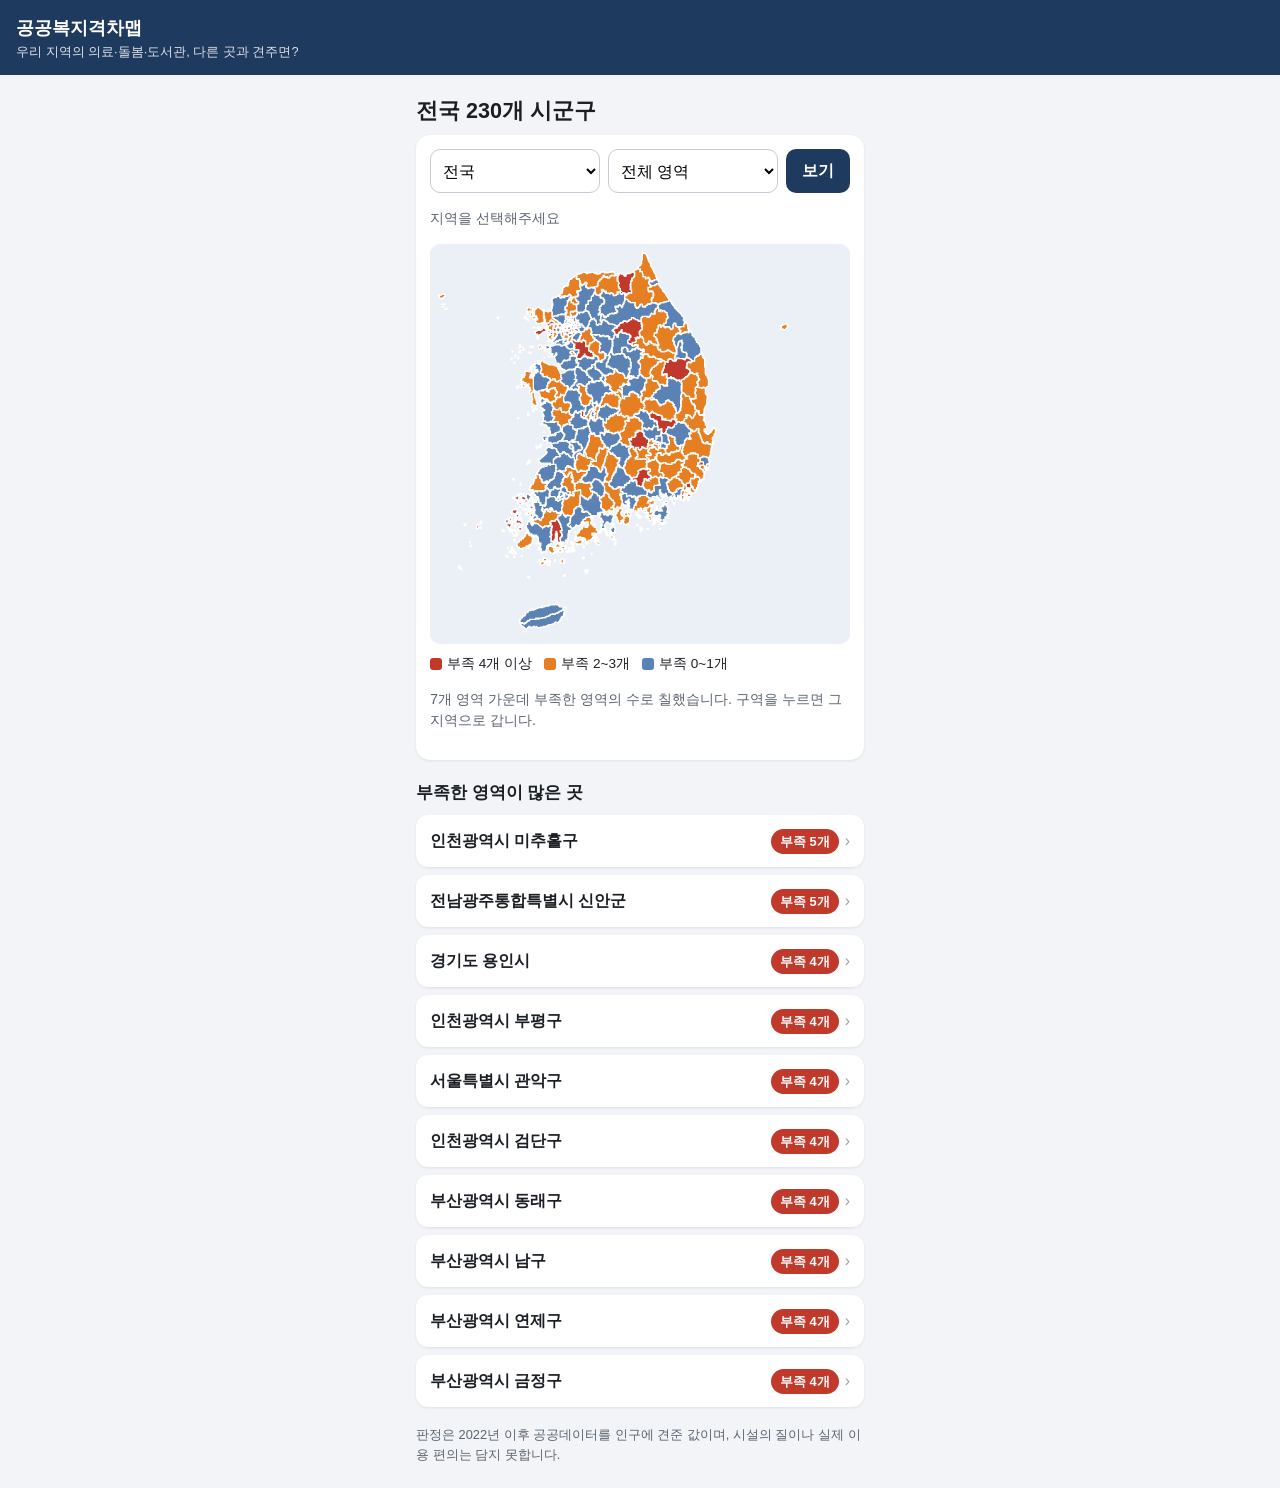
<file: week15/index.html>
<!DOCTYPE html>
<html lang="ko">
<head>
    <meta charset="UTF-8">
    <meta name="viewport" content="width=device-width, initial-scale=1.0">
    <title>공공복지격차맵</title>
    <style>html { background-color: #ffffff; }</style>
    <link rel="stylesheet" href="static/style.css">
</head>
<body>
    <div class="topbar"><a href="#">공공복지격차맵</a><span>우리 지역의 의료·돌봄·도서관, 다른 곳과 견주면?</span></div>
    <div class="container" id="view"></div>
    <script src="site_data.js"></script>
    <script src="summary.js"></script>
    <script src="view.js"></script>
</body>
</html>
</file>
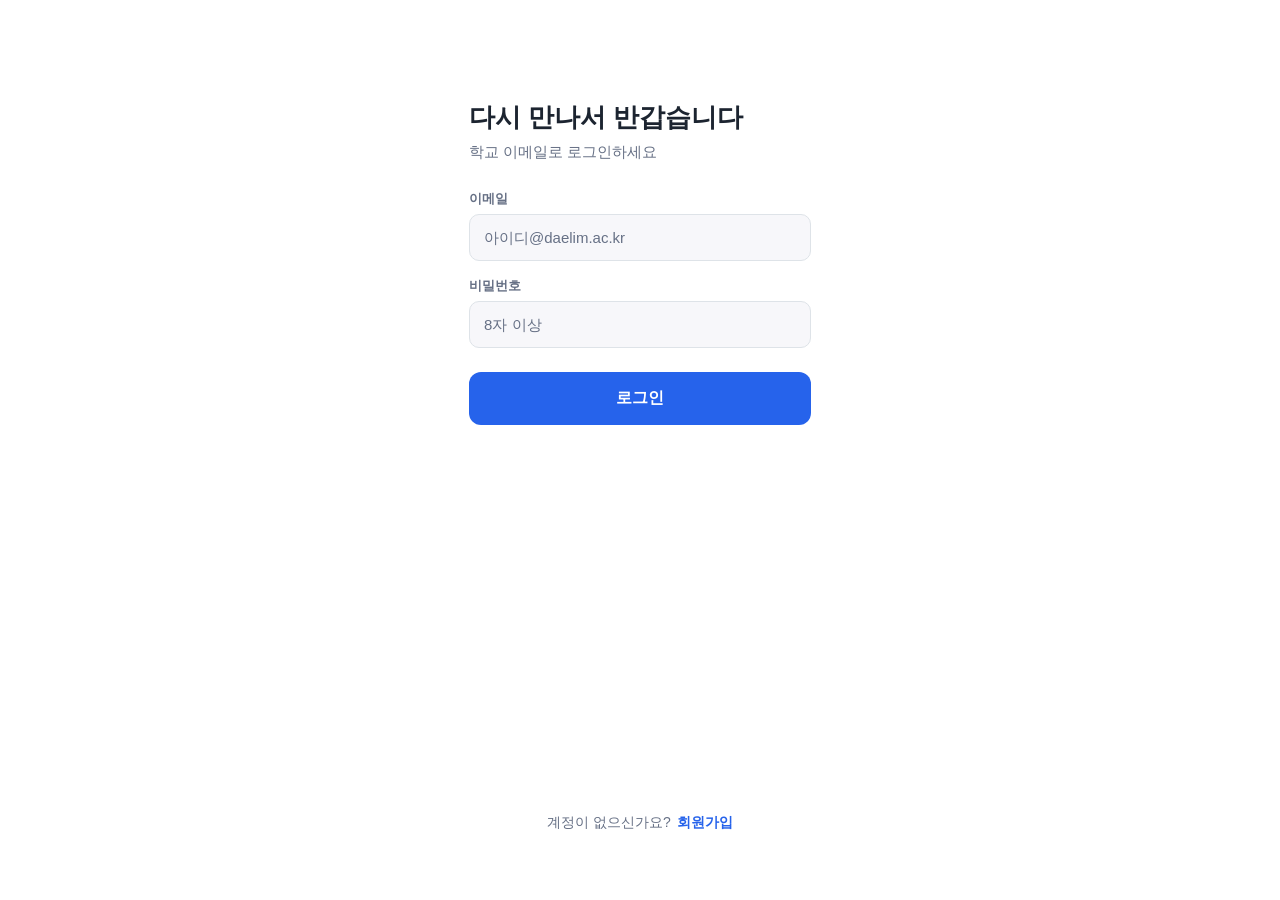
<file: week05/figma/index.html>
<!DOCTYPE html>
<html lang="ko">
<head>
    <meta charset="UTF-8">
    <meta name="viewport" content="width=device-width, initial-scale=1.0">
    <title>Login Screen</title>
    <style>
        /* Global Styles */
        * {
            box-sizing: border-box;
            margin: 0;
            padding: 0;
        }

        body {
            font-family: 'Inter', -apple-system, BlinkMacSystemFont, "Segoe UI", Roboto, Helvetica, Arial, sans-serif;
            background-color: #FFFFFF;
            display: flex;
            justify-content: center;
            align-items: center;
            min-height: 100vh;
        }

        /* Container (Login Screen) */
        .login-container {
            width: 100%;
            max-width: 390px; /* Designed width */
            min-height: 844px; /* Designed height */
            padding: 72px 24px 40px;
            display: flex;
            flex-direction: column;
            gap: 28px;
            background-color: #FFFFFF;
        }

        /* Header Section */
        .header {
            display: flex;
            flex-direction: column;
            gap: 8px;
        }

        .header h1 {
            font-size: 26px;
            font-weight: 700;
            color: #1C2430;
            text-align: left;
        }

        .header p {
            font-size: 15px;
            font-weight: 400;
            color: #667085;
            text-align: left;
        }

        /* Form Section */
        .form {
            display: flex;
            flex-direction: column;
            gap: 16px;
        }

        .field-group {
            display: flex;
            flex-direction: column;
            gap: 6px;
        }

        .field-label {
            font-size: 13px;
            font-weight: 600;
            color: #667085;
        }

        .input-wrapper {
            display: flex;
            align-items: center;
            padding: 14px;
            background-color: #F7F7FA;
            border: 1px solid #DEE3E8;
            border-radius: 10px;
        }

        .input-wrapper input {
            width: 100%;
            border: none;
            background: transparent;
            font-size: 15px;
            color: #667085;
            outline: none;
        }

        .input-wrapper input::placeholder {
            color: #667085;
        }

        /* Button Section */
        .btn-primary {
            display: flex;
            justify-content: center;
            align-items: center;
            padding: 16px 0;
            background-color: #2663EB;
            color: #FFFFFF;
            border: none;
            border-radius: 12px;
            font-size: 16px;
            font-weight: 600;
            cursor: pointer;
            width: 100%;
            margin-top: 8px; /* Adjust spacing if needed */
        }

        .btn-primary:hover {
            background-color: #1a4db3;
        }

        /* Footer Section */
        .footer {
            display: flex;
            justify-content: center;
            gap: 6px;
            margin-top: auto; /* Push to bottom if container is tall */
        }

        .footer-text {
            font-size: 14px;
            font-weight: 400;
            color: #667085;
        }

        .footer-link {
            font-size: 14px;
            font-weight: 600;
            color: #2663EB;
            text-decoration: none;
            cursor: pointer;
        }

        /* Responsive adjustments */
        @media (max-height: 844px) {
            .login-container {
                min-height: auto;
            }
        }
    </style>
</head>
<body>
    <div class="login-container">
        <header class="header">
            <h1>다시 만나서 반갑습니다</h1>
            <p>학교 이메일로 로그인하세요</p>
        </header>

        <form class="form">
            <div class="field-group">
                <label class="field-label">이메일</label>
                <div class="input-wrapper">
                    <input type="email" placeholder="아이디@daelim.ac.kr">
                </div>
            </div>

            <div class="field-group">
                <label class="field-label">비밀번호</label>
                <div class="input-wrapper">
                    <input type="password" placeholder="8자 이상">
                </div>
            </div>

            <button type="submit" class="btn-primary">로그인</button>
        </form>

        <footer class="footer">
            <span class="footer-text">계정이 없으신가요?</span>
            <a href="#" class="footer-link">회원가입</a>
        </footer>
    </div>
</body>
</html>
</file>
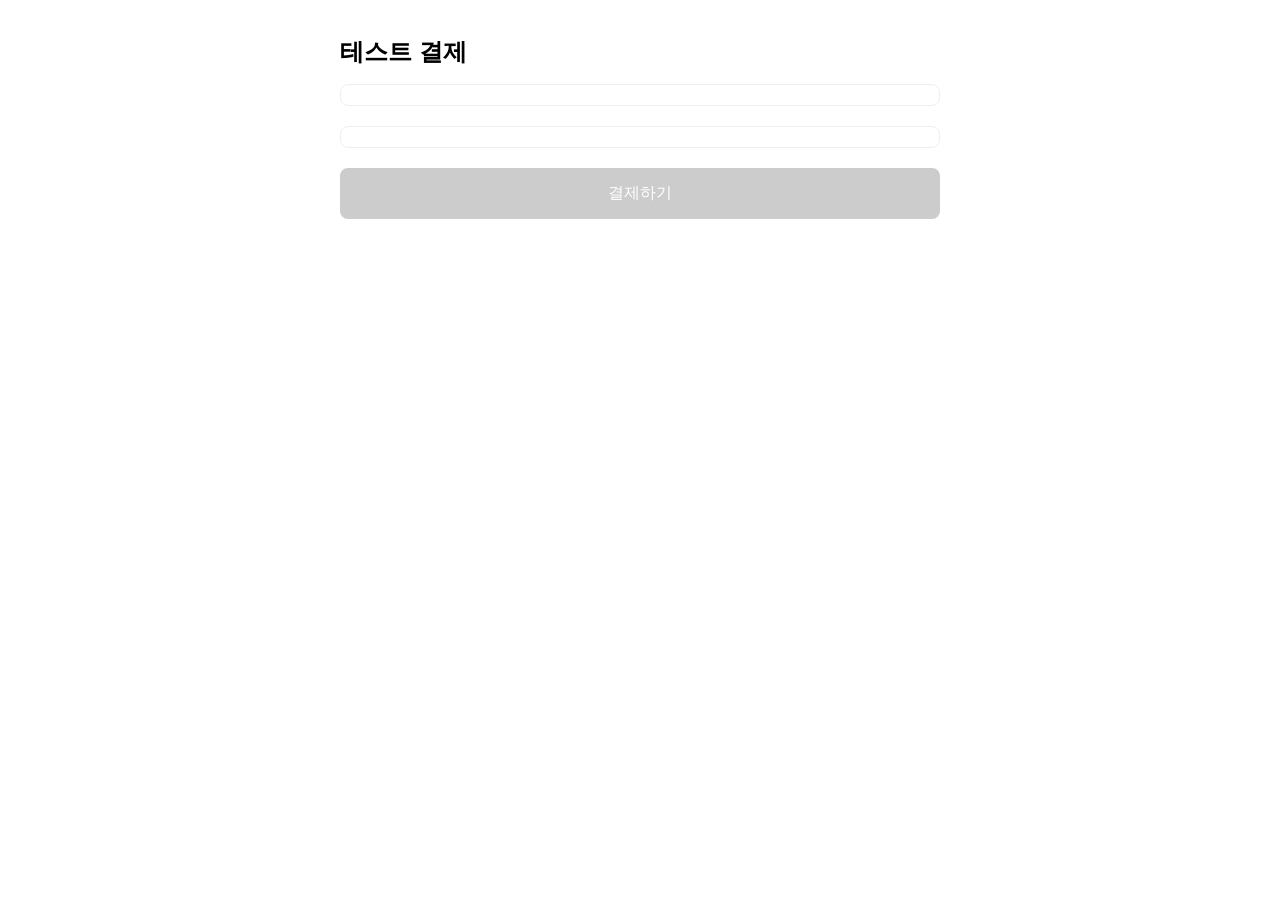
<file: week05/toss/index.html>
<!DOCTYPE html>
<html lang="ko">
<head>
    <meta charset="UTF-8">
    <meta name="viewport" content="width=device-width, initial-scale=1.0">
    <title>토스페이먼츠 주문서형 결제 테스트</title>
    <script src="https://js.tosspayments.com/v2/standard"></script>
    <style>
        body { font-family: sans-serif; padding: 20px; max-width: 600px; margin: 0 auto; }
        #payment-method, #agreement { border: 1px solid #eee; padding: 10px; margin-bottom: 20px; border-radius: 8px; }
        button { width: 100%; padding: 15px; background-color: #0064ff; color: white; border: none; border-radius: 8px; font-size: 16px; cursor: pointer; }
        button:disabled { background-color: #ccc; cursor: not-allowed; }
        h1 { font-size: 24px; }
    </style>
</head>
<body>
    <h1>테스트 결제</h1>
    <div id="payment-method"></div>
    <div id="agreement"></div>
    <button id="payment-button" disabled>결제하기</button>

    <script>
        const clientKey = 'test_gck_docs_Ovk5rk1EwkEbP0W43n07xlzm';
        const customerKey = TossPayments.ANONYMOUS;

        const tossPayments = TossPayments(clientKey);
        const widgets = tossPayments.widgets({ customerKey });

        // 1. 금액 설정
        widgets.setAmount({
            currency: 'KRW',
            value: 1000,
        });

        // 2. 결제수단 렌더링
        widgets.renderPaymentMethods({
            selector: '#payment-method',
            variantKey: 'DEFAULT',
        });

        // 3. 약관 렌더링
        const agreementWidget = widgets.renderAgreement({
            selector: '#agreement',
            variantKey: 'AGREEMENT',
        });

        // 약관 동의 상태에 따라 결제 버튼 활성화/비활성화
        agreementWidget.on('agreementStatusChange', agreementStatus => {
            const button = document.getElementById('payment-button');
            button.disabled = !agreementStatus.agreedRequiredTerms;
        });

        // 4. 결제 요청
        document.getElementById('payment-button').addEventListener('click', () => {
            const orderId = Math.random().toString(36).substring(2, 11); // 무작위 문자열
            const orderName = '테스트 상품';
            const successUrl = window.location.origin + '/success';
            const failUrl = window.location.origin + '/fail';

            widgets.requestPayment({
                orderId,
                orderName,
                customerName: '테스트 사용자',
                successUrl,
                failUrl,
            });
        });
    </script>
</body>
</html>
</file>
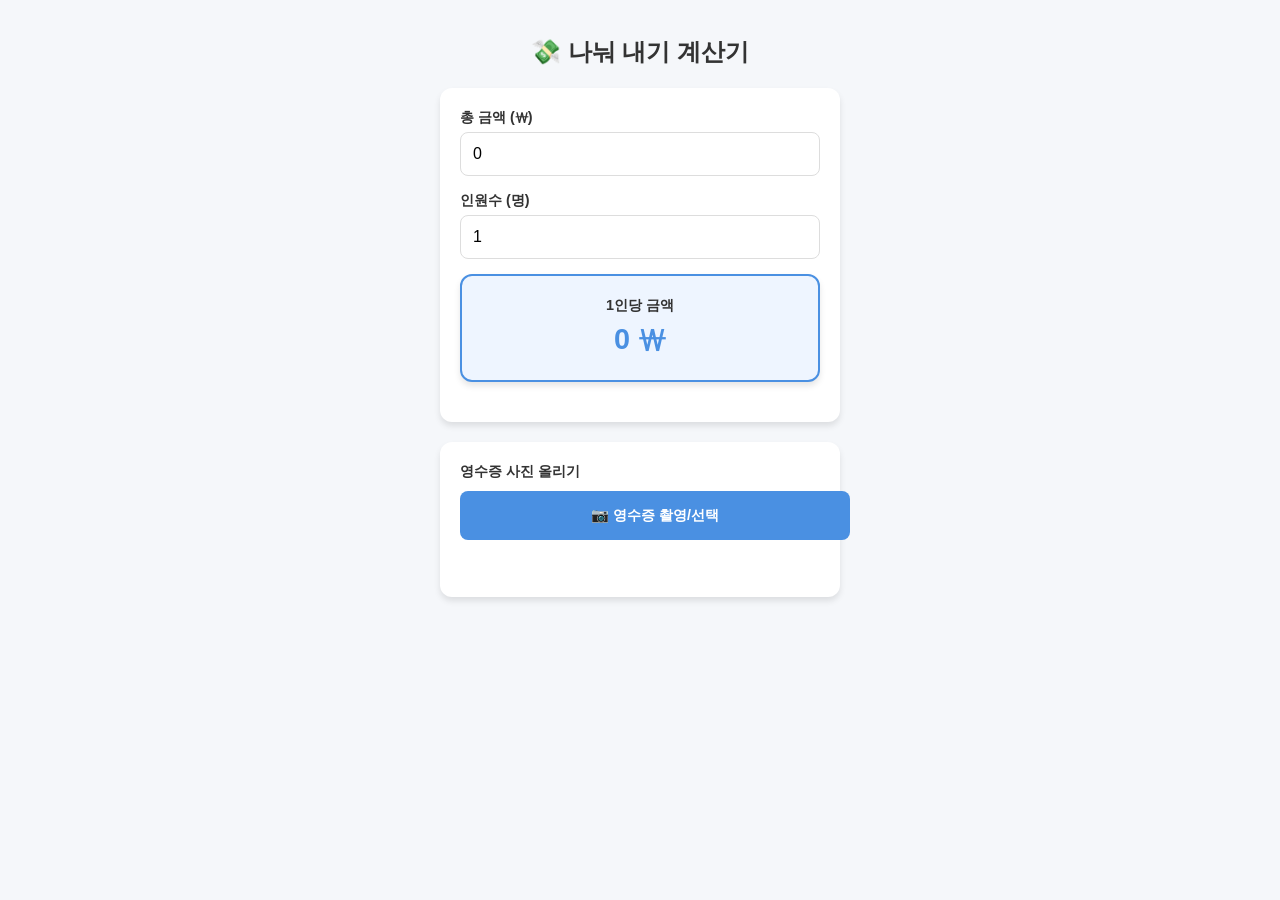
<file: week13/split/index.html>
<!DOCTYPE html>
<html lang="ko">
<head>
    <meta charset="UTF-8">
    <meta name="viewport" content="width=device-width, initial-scale=1.0, maximum-scale=1.0, user-scalable=no">
    <title>나눠 내기 계산기</title>
    <style>
        :root {
            --primary-color: #4a90e2;
            --bg-color: #f5f7fa;
            --card-bg: #ffffff;
            --text-color: #333;
            --border-radius: 12px;
        }
        body {
            font-family: -apple-system, BlinkMacSystemFont, "Segoe UI", Roboto, Helvetica, Arial, sans-serif;
            background-color: var(--bg-color);
            color: var(--text-color);
            margin: 0;
            padding: 20px;
            display: flex;
            justify-content: center;
        }
        .container {
            width: 100%;
            max-width: 400px;
        }
        h1 {
            text-align: center;
            font-size: 1.5rem;
            margin-bottom: 20px;
        }
        .card {
            background: var(--card-bg);
            padding: 20px;
            border-radius: var(--border-radius);
            box-shadow: 0 4px 6px rgba(0,0,0,0.1);
            margin-bottom: 20px;
        }
        .input-group {
            margin-bottom: 15px;
        }
        label {
            display: block;
            font-size: 0.9rem;
            margin-bottom: 5px;
            font-weight: bold;
        }
        input[type="number"], input[type="text"] {
            width: 100%;
            padding: 12px;
            border: 1px solid #ddd;
            border-radius: 8px;
            box-sizing: border-box;
            font-size: 1rem;
        }
        .upload-btn {
            display: block;
            width: 100%;
            padding: 15px;
            background-color: var(--primary-color);
            color: white;
            text-align: center;
            border-radius: 8px;
            cursor: pointer;
            font-weight: bold;
            margin-top: 10px;
        }
        #file-input {
            display: none;
        }
        .status {
            text-align: center;
            font-size: 0.9rem;
            margin: 10px 0;
            min-height: 1.2em;
        }
        .error { color: #e74c3c; }
        .loading { color: var(--primary-color); }
        .item-list {
            list-style: none;
            padding: 0;
            margin: 0;
        }
        .item-row {
            display: flex;
            justify-content: space-between;
            padding: 10px 0;
            border-bottom: 1px solid #eee;
        }
        .item-row:last-child {
            border-bottom: none;
        }
        .result-card {
            background: #eef5ff;
            border: 2px solid var(--primary-color);
        }
        .per-person-val {
            font-size: 1.8rem;
            font-weight: bold;
            color: var(--primary-color);
            text-align: center;
            margin-top: 5px;
        }
    </style>
</head>
<body>
<div class="container">
    <h1>💸 나눠 내기 계산기</h1>

    <div class="card">
        <div class="input-group">
            <label for="total-amount">총 금액 (₩)</label>
            <input type="number" id="total-amount" placeholder="0" value="0">
        </div>
        <div class="input-group">
            <label for="people-count">인원수 (명)</label>
            <input type="number" id="people-count" placeholder="1" value="1">
        </div>
        <div class="result-card card">
            <label style="text-align: center;">1인당 금액</label>
            <div class="per-person-val" id="per-person-display">0 ₩</div>
        </div>
    </div>

    <div class="card">
        <label>영수증 사진 올리기</label>
        <label for="file-input" class="upload-btn">📷 영수증 촬영/선택</label>
        <input type="file" id="file-input" accept="image/*">
        <div id="status-msg" class="status"></div>
    </div>

    <div class="card" id="receipt-card" style="display: none;">
        <label>추출된 항목</label>
        <ul id="item-list" class="item-list"></ul>
    </div>
</div>

<script>
    const totalInput = document.getElementById('total-amount');
    const peopleInput = document.getElementById('people-count');
    const perPersonDisplay = document.getElementById('per-person-display');
    const fileInput = document.getElementById('file-input');
    const statusMsg = document.getElementById('status-msg');
    const itemListElem = document.getElementById('item-list');
    const receiptCard = document.getElementById('receipt-card');

    function updatePerPerson() {
        const total = parseFloat(totalInput.value) || 0;
        const people = parseInt(peopleInput.value) || 1;
        const perPerson = people > 0 ? Math.floor(total / people) : 0;
        perPersonDisplay.textContent = perPerson.toLocaleString() + ' ₩';
    }

    totalInput.addEventListener('input', updatePerPerson);
    peopleInput.addEventListener('input', updatePerPerson);

    // Provided Functions
    async function ask(prompt, imageUrl) {
        const content = [{ type: "text", text: prompt }];
        if (imageUrl) content.push({ type: "image_url", image_url: { url: imageUrl } });
        const r = await fetch("https://krchoi.com/gemma4/v1/chat/completations", { // Note: fixed typo in URL if needed, but user provided krchoi.com/gemma4/v1/chat/completions
            method: "POST",
            headers: { "Content-Type": "application/json" },
            body: JSON.stringify({ model: "gemma4", messages: [{ role: "user", content: content }] })
        });
        // Correcting the URL from the user prompt (it had /completions)
        // Re-checking the user prompt: https://krchoi.com/gemma4/v1/chat/completions
        // Let's use exactly what the user gave.
        const r2 = await fetch("https://krchoi.com/gemma4/v1/chat/completions", {
            method: "POST",
            headers: { "Content-Type": "application/json" },
            body: JSON.stringify({ model: "gemma4", messages: [{ role: "user", content: content }] })
        });
        const data = await r2.json();
        return data.choices[0].message.content;
    }

    function parseJson(text) {
        const m = text.match(/```(?:json)?\s*([\s\S]*?)```/);
        try { return JSON.parse(m ? m[1] : text); } catch (e) { return null; }
    }

    function shrinkImage(file, maxSize = 1280) {
        return new Promise((resolve, reject) => {
            const img = new Image();
            img.onload = () => {
                const scale = Math.min(1, maxSize / Math.max(img.width, img.height));
                const canvas = document.createElement("canvas");
                canvas.width = Math.round(img.width * scale);
                canvas.height = Math.round(img.height * scale);
                canvas.getContext("2d").drawImage(img, 0, 0, canvas.width, canvas.height);
                resolve(canvas.toDataURL("image/jpeg", 0.85));
            };
            img.onerror = reject;
            img.src = URL.createObjectURL(file);
        });
    }

    // App Logic
    fileInput.addEventListener('change', async (e) => {
        const file = e.target.files[0];
        if (!file) return;

        statusMsg.textContent = "읽는 중...";
        statusMsg.className = "status loading";
        itemListElem.innerHTML = "";
        receiptCard.style.display = "none";

        try {
            const base64Image = await shrinkImage(file);
            const prompt = "Extract all items and their prices from this receipt image and return them as a JSON array of objects. Each object must have 'item' (string) and 'price' (number) keys. Return ONLY the JSON array inside a code block. Example: `[{\"item\": \"Coffee\", \"price\": 5000}, {\"item\": \"Cake\", \"price\": 7000}]`";
            
            const aiResponse = await ask(prompt, base64Image);
            const items = parseJson(aiResponse);

            if (!items || !Array.isArray(items)) {
                throw new Error("Invalid JSON");
            }

            let totalSum = 0;
            itemListElem.innerHTML = "";
            items.forEach(obj => {
                const li = document.createElement('li');
                li.className = "item-row";
                li.innerHTML = `<span>${obj.item}</span><span>${obj.price.toLocaleString()} ₩</span>`;
                itemListElem.appendChild(li);
                totalSum += obj.price;
            });

            totalInput.value = totalSum;
            updatePerPerson();
            
            receiptCard.style.display = "block";
            statusMsg.textContent = "완료!";
            statusMsg.className = "status";

        } catch (error) {
            console.error(error);
            statusMsg.textContent = "읽지 못했습니다";
            statusMsg.className = "status error";
        }
    });
</script>
</body>
</html>
</file>
<file: week15/static/style.css>
/* 공공복지격차맵 공통 꾸밈. 스마트폰 세로 화면 기준. JavaScript 와 외부 자료는 쓰지 않는다. */
* { box-sizing: border-box; }
body { margin: 0; font-family: "Apple SD Gothic Neo", "Malgun Gothic", "Noto Sans KR", sans-serif; font-size: 16px; line-height: 1.5; background-color: #f2f4f7; color: #1b1f24; }
a { color: inherit; text-decoration: none; }

/* 머리띠와 본문 틀 */
.topbar { background-color: #1f3a5f; color: #ffffff; padding: 14px 16px; }
.topbar a { font-size: 1.15rem; font-weight: 700; }
.topbar span { display: block; font-size: 0.8rem; opacity: 0.85; }
.container { max-width: 480px; margin: 0 auto; padding: 16px; }
h1 { font-size: 1.35rem; margin: 4px 0 8px 0; }
h2 { font-size: 1.05rem; margin: 20px 0 10px 0; }
.muted { color: #5b6470; font-size: 0.9rem; }
.panel { background-color: #ffffff; border-radius: 14px; padding: 14px; margin-bottom: 14px; box-shadow: 0 1px 3px rgba(0, 0, 0, 0.08); }
.foot { margin: 18px 0 8px 0; color: #5b6470; font-size: 0.8rem; }

/* 단추: 글자 링크 대신 누르는 자리가 보이게 */
.btn { display: inline-block; min-height: 44px; padding: 10px 16px; border: 0; border-radius: 10px; background-color: #1f3a5f; color: #ffffff; font-size: 1rem; font-weight: 600; text-align: center; cursor: pointer; }
.btn-light { background-color: #e6ebf2; color: #1f3a5f; }
.btn-row { display: flex; gap: 8px; margin: 12px 0; }
.btn-row .btn { flex: 1; }

/* 고르는 줄 */
.filters { display: flex; gap: 8px; margin: 0; }
.filters select { flex: 1; min-width: 0; height: 44px; padding: 0 8px; border: 1px solid #c5ccd6; border-radius: 10px; background-color: #ffffff; font-size: 1rem; }
.filters .btn { flex: 0 0 auto; }

/* 지도 */
.map svg { display: block; width: 100%; height: auto; margin-top: 12px; background-color: #eaf0f6; border-radius: 10px; }
.legend { display: flex; flex-wrap: wrap; gap: 6px 12px; margin-top: 10px; font-size: 0.85rem; }
.legend span { display: inline-flex; align-items: center; gap: 5px; }
.dot { display: inline-block; width: 12px; height: 12px; border-radius: 3px; }

/* 목록: 한 줄 전체가 단추 */
.rows { list-style: none; margin: 0; padding: 0; }
.rows li { margin-bottom: 8px; }
.row { display: flex; align-items: center; justify-content: space-between; gap: 10px; min-height: 52px; padding: 10px 14px; background-color: #ffffff; border-radius: 12px; box-shadow: 0 1px 3px rgba(0, 0, 0, 0.08); }
.row .name { font-weight: 600; }
.row .side { display: flex; align-items: center; gap: 6px; flex: 0 0 auto; }
.row .arrow { color: #9aa3ae; }

/* 판정 딱지 */
.badge { display: inline-block; padding: 3px 9px; border-radius: 999px; font-size: 0.8rem; font-weight: 700; color: #ffffff; white-space: nowrap; }

/* 지역 화면 */
.chips { display: grid; grid-template-columns: 1fr 1fr; gap: 6px; margin-top: 10px; }
.chip { display: flex; align-items: center; justify-content: space-between; padding: 8px 10px; background-color: #f2f4f7; border-radius: 10px; font-size: 0.9rem; }
.card { background-color: #ffffff; border-radius: 14px; padding: 14px; margin-bottom: 12px; border-left: 6px solid #c5ccd6; box-shadow: 0 1px 3px rgba(0, 0, 0, 0.08); }
.card h2 { margin: 0 0 8px 0; }
.card p { margin: 4px 0; }
.item { display: flex; justify-content: space-between; gap: 12px; padding: 7px 0; border-top: 1px solid #edf0f3; }
.item .label { flex: 1; font-size: 0.92rem; }
.item .value { flex: 0 0 auto; text-align: right; font-weight: 700; }
.item .value small { display: block; font-weight: 400; color: #5b6470; font-size: 0.78rem; }
.alert { margin: 8px 0 0 0; padding: 8px 10px; background-color: #fdecea; border-radius: 8px; font-size: 0.9rem; font-weight: 600; color: #8a2a20; }
.hint { margin: 8px 0 0 0; padding: 8px 10px; background-color: #eef1f4; border-radius: 8px; font-size: 0.9rem; color: #4a525c; }
.basis { margin: 8px 0 0 0; color: #5b6470; font-size: 0.82rem; }
.summary strong { display: inline-block; margin-bottom: 4px; font-size: 0.8rem; color: #1f3a5f; background-color: #e6ebf2; padding: 2px 8px; border-radius: 999px; }
.summary p { margin: 0; }
.notice { background-color: #fff8e1; }
.notice h2 { margin-top: 0; }
.notice ul { margin: 0; padding-left: 18px; font-size: 0.9rem; }

/* 금연 지원 표 */
table { width: 100%; border-collapse: collapse; font-size: 0.9rem; }
th, td { padding: 8px 6px; border-bottom: 1px solid #edf0f3; text-align: left; }
th { background-color: #f2f4f7; }
</file>
